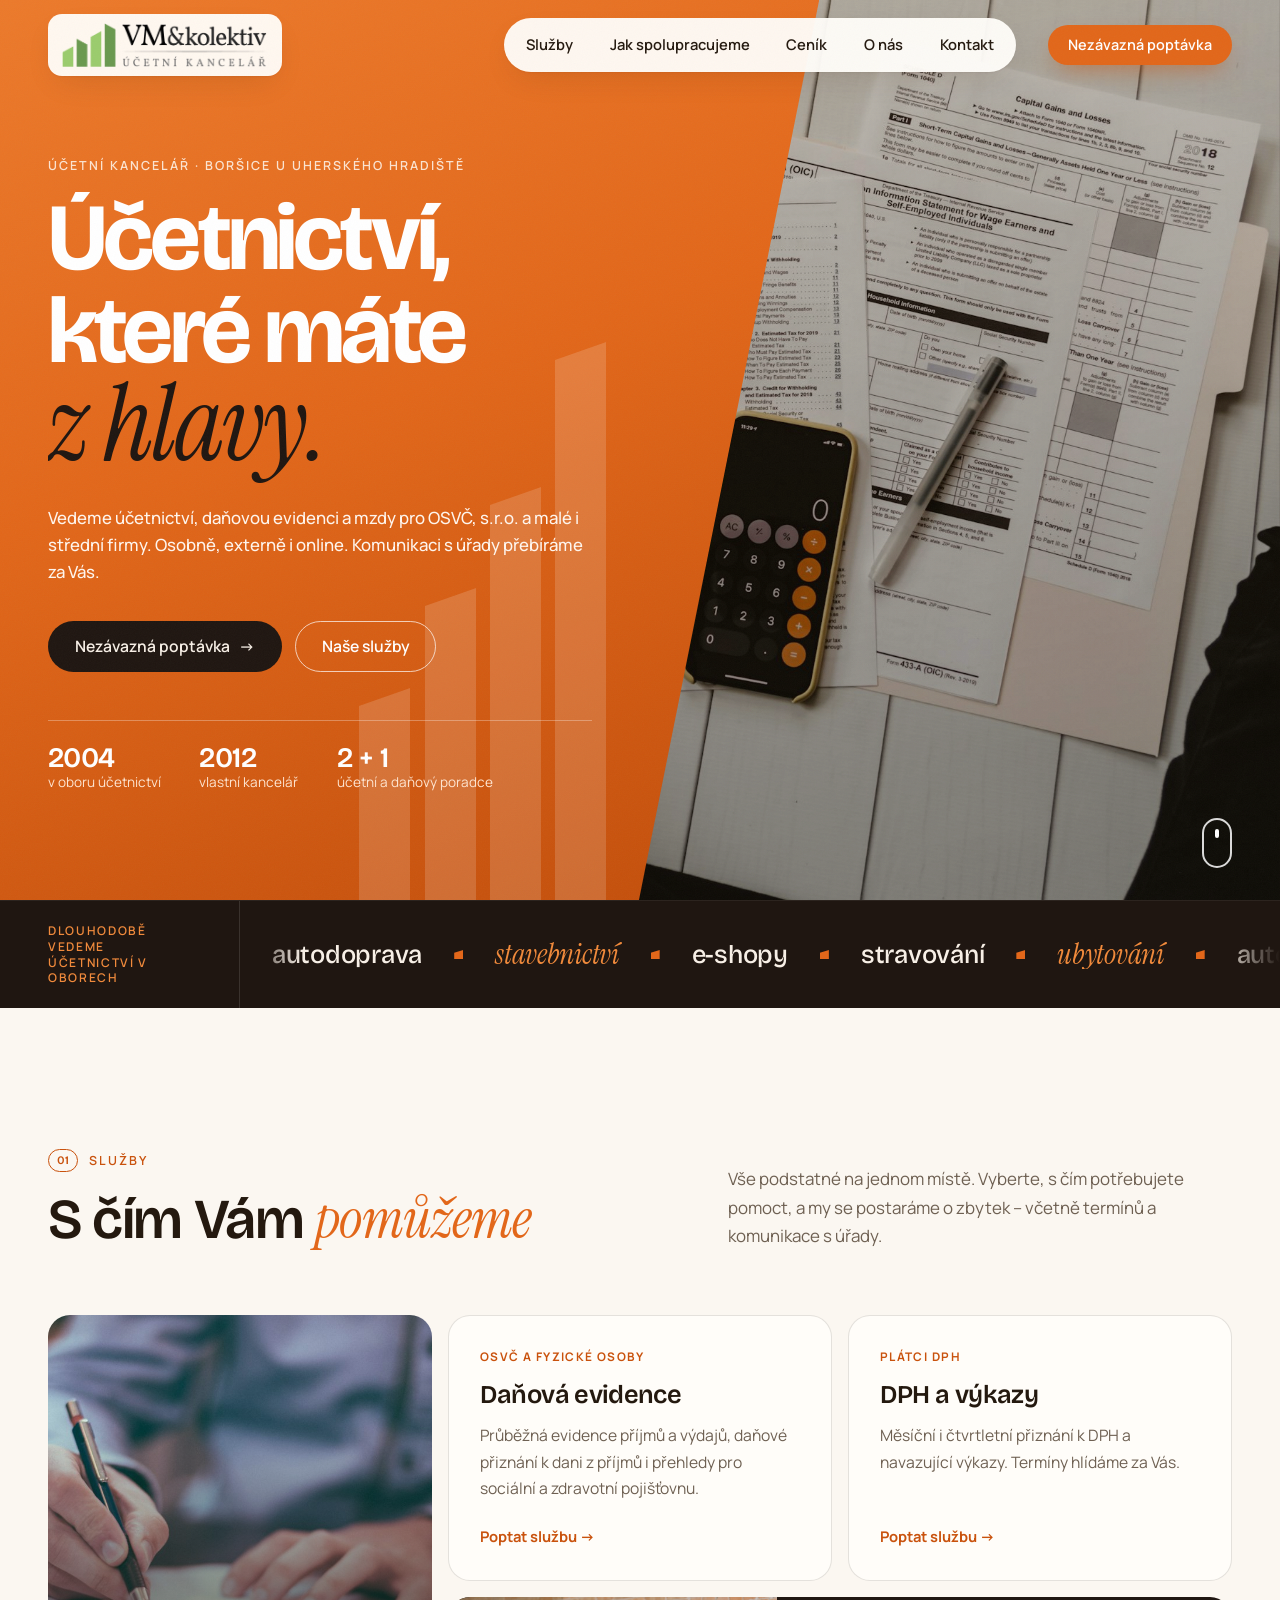
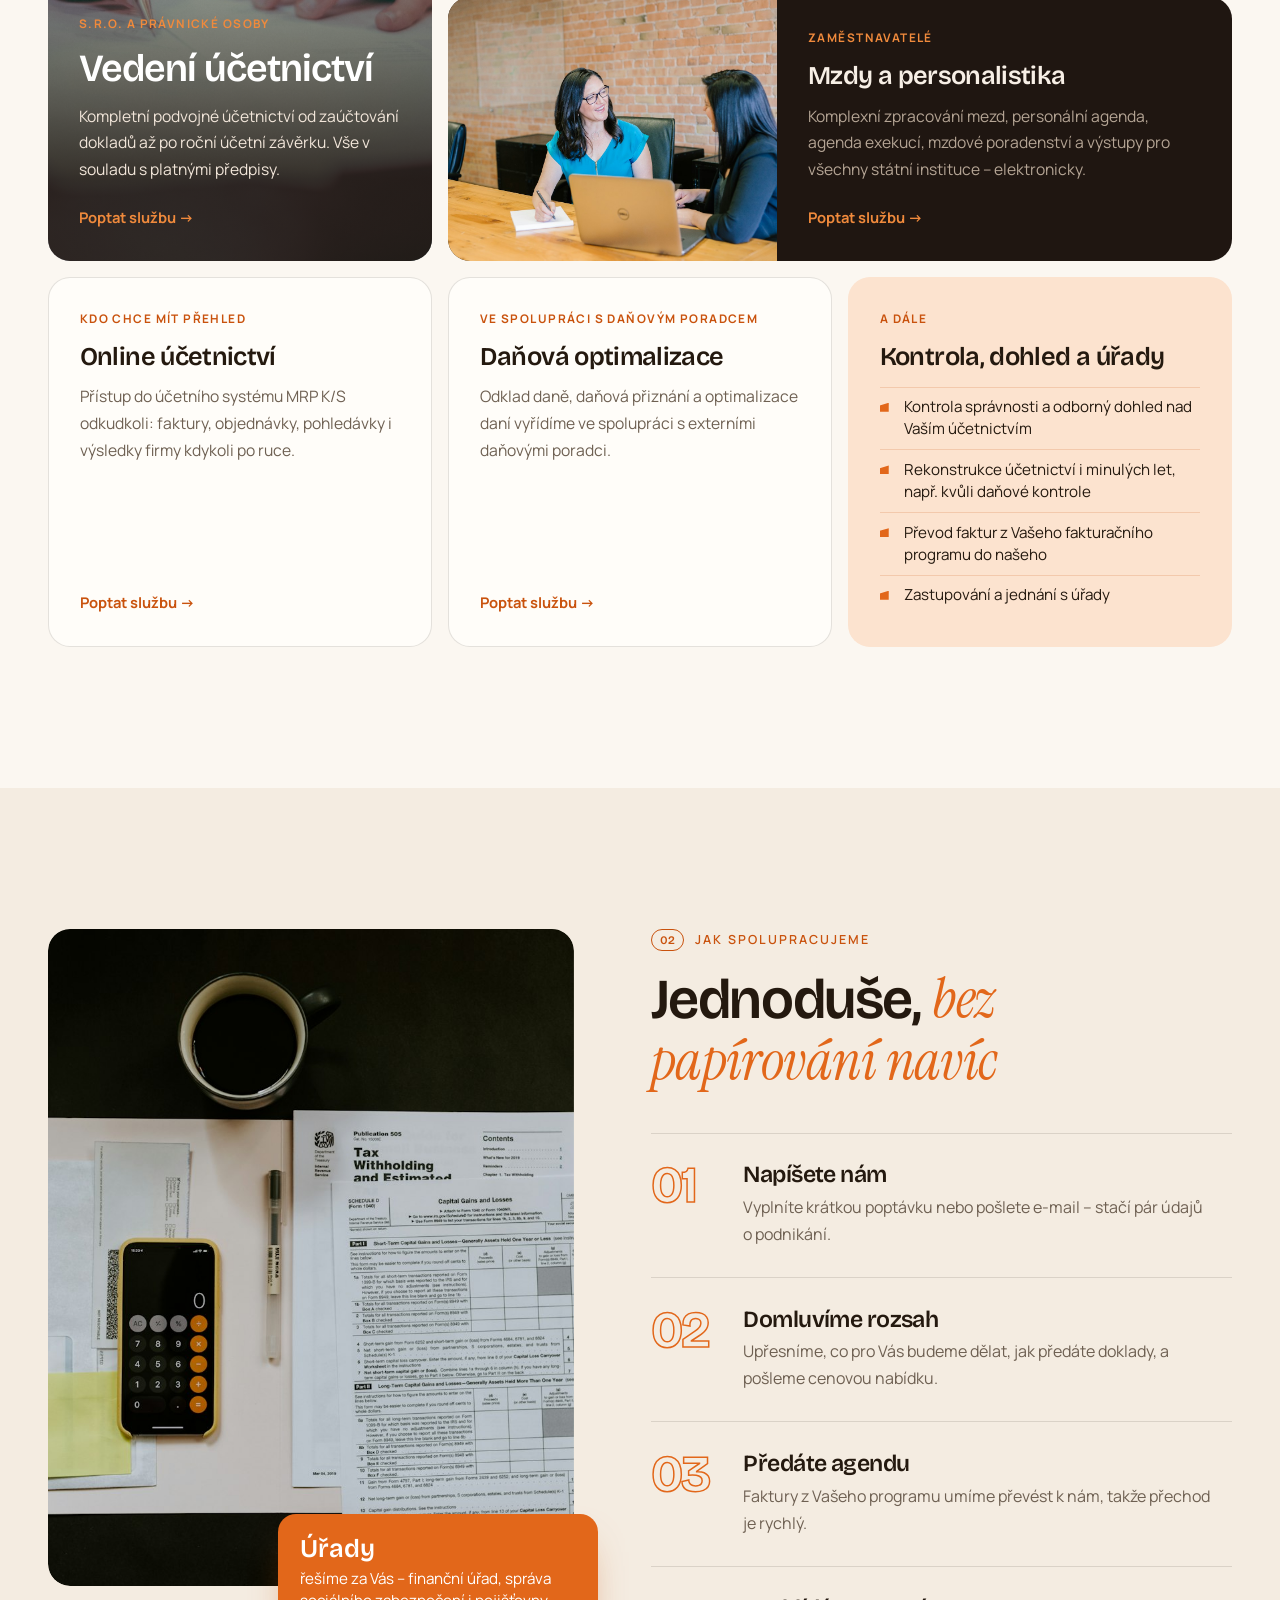
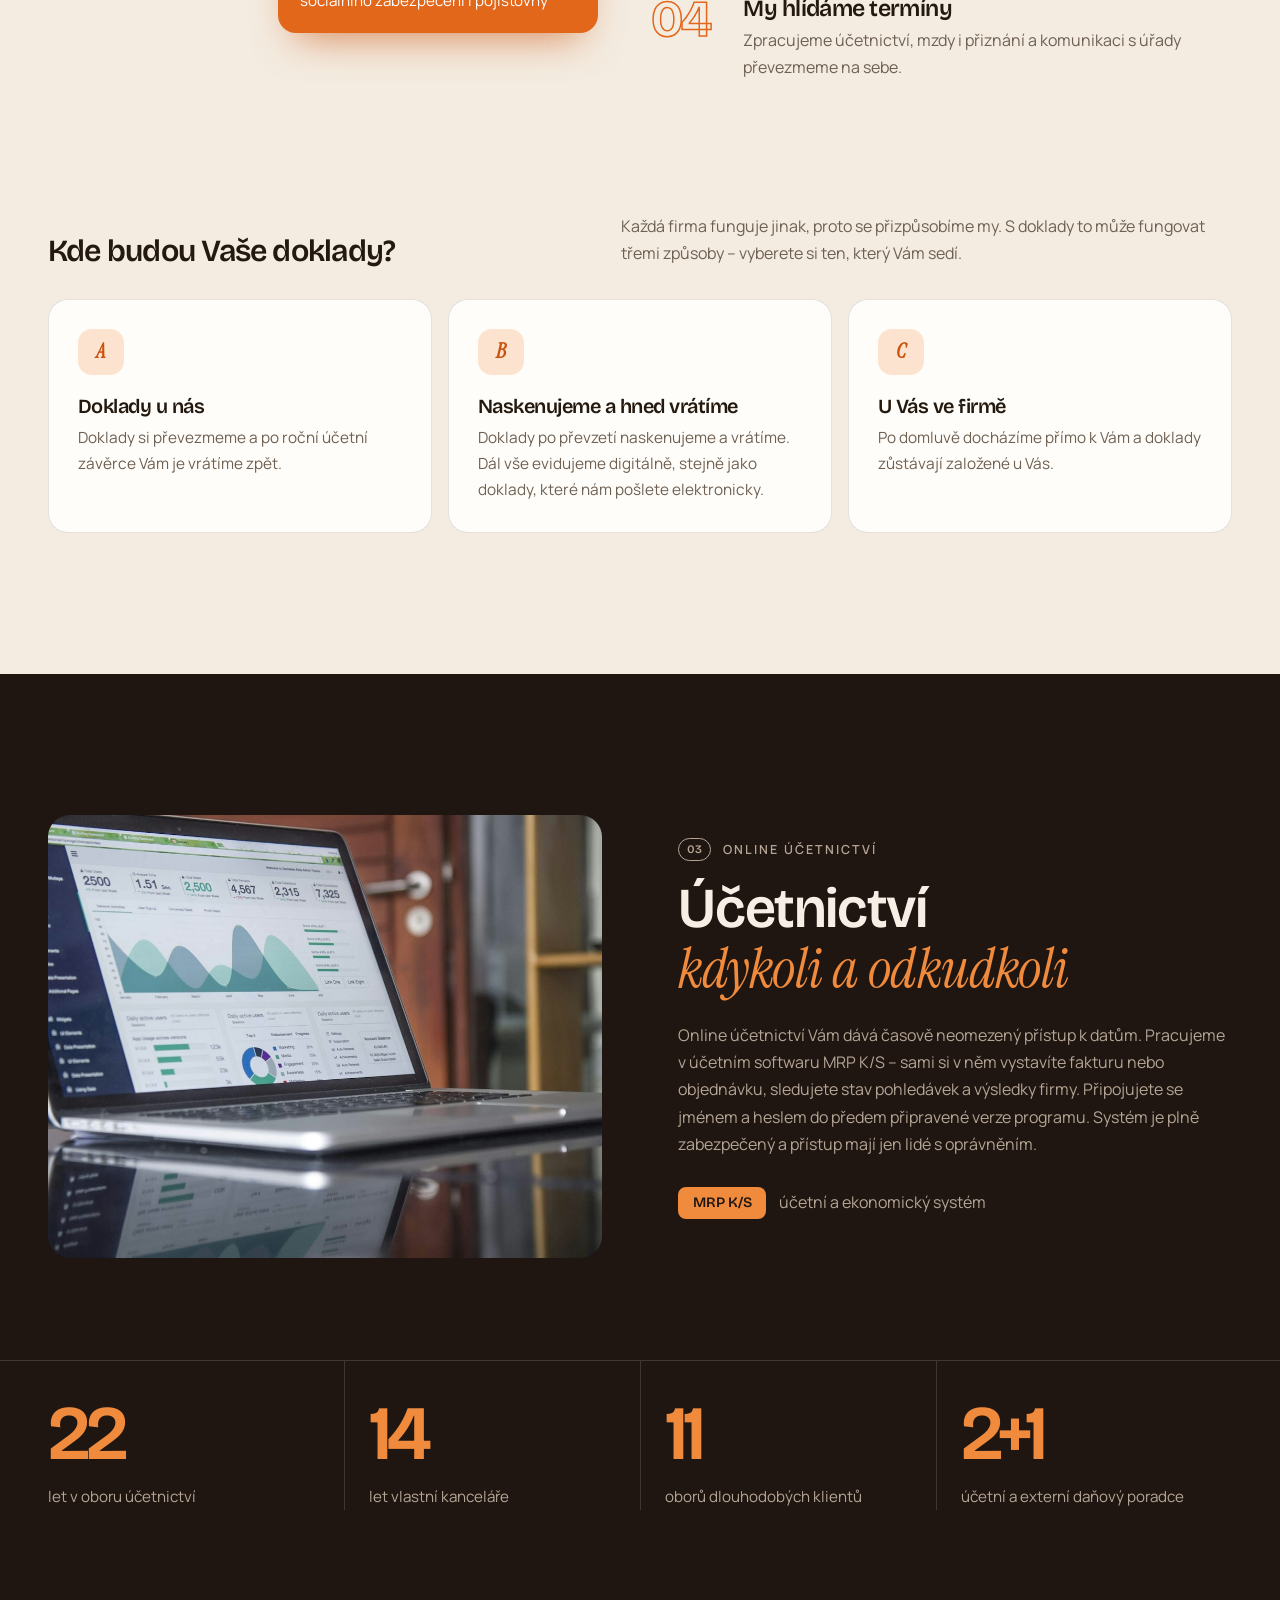
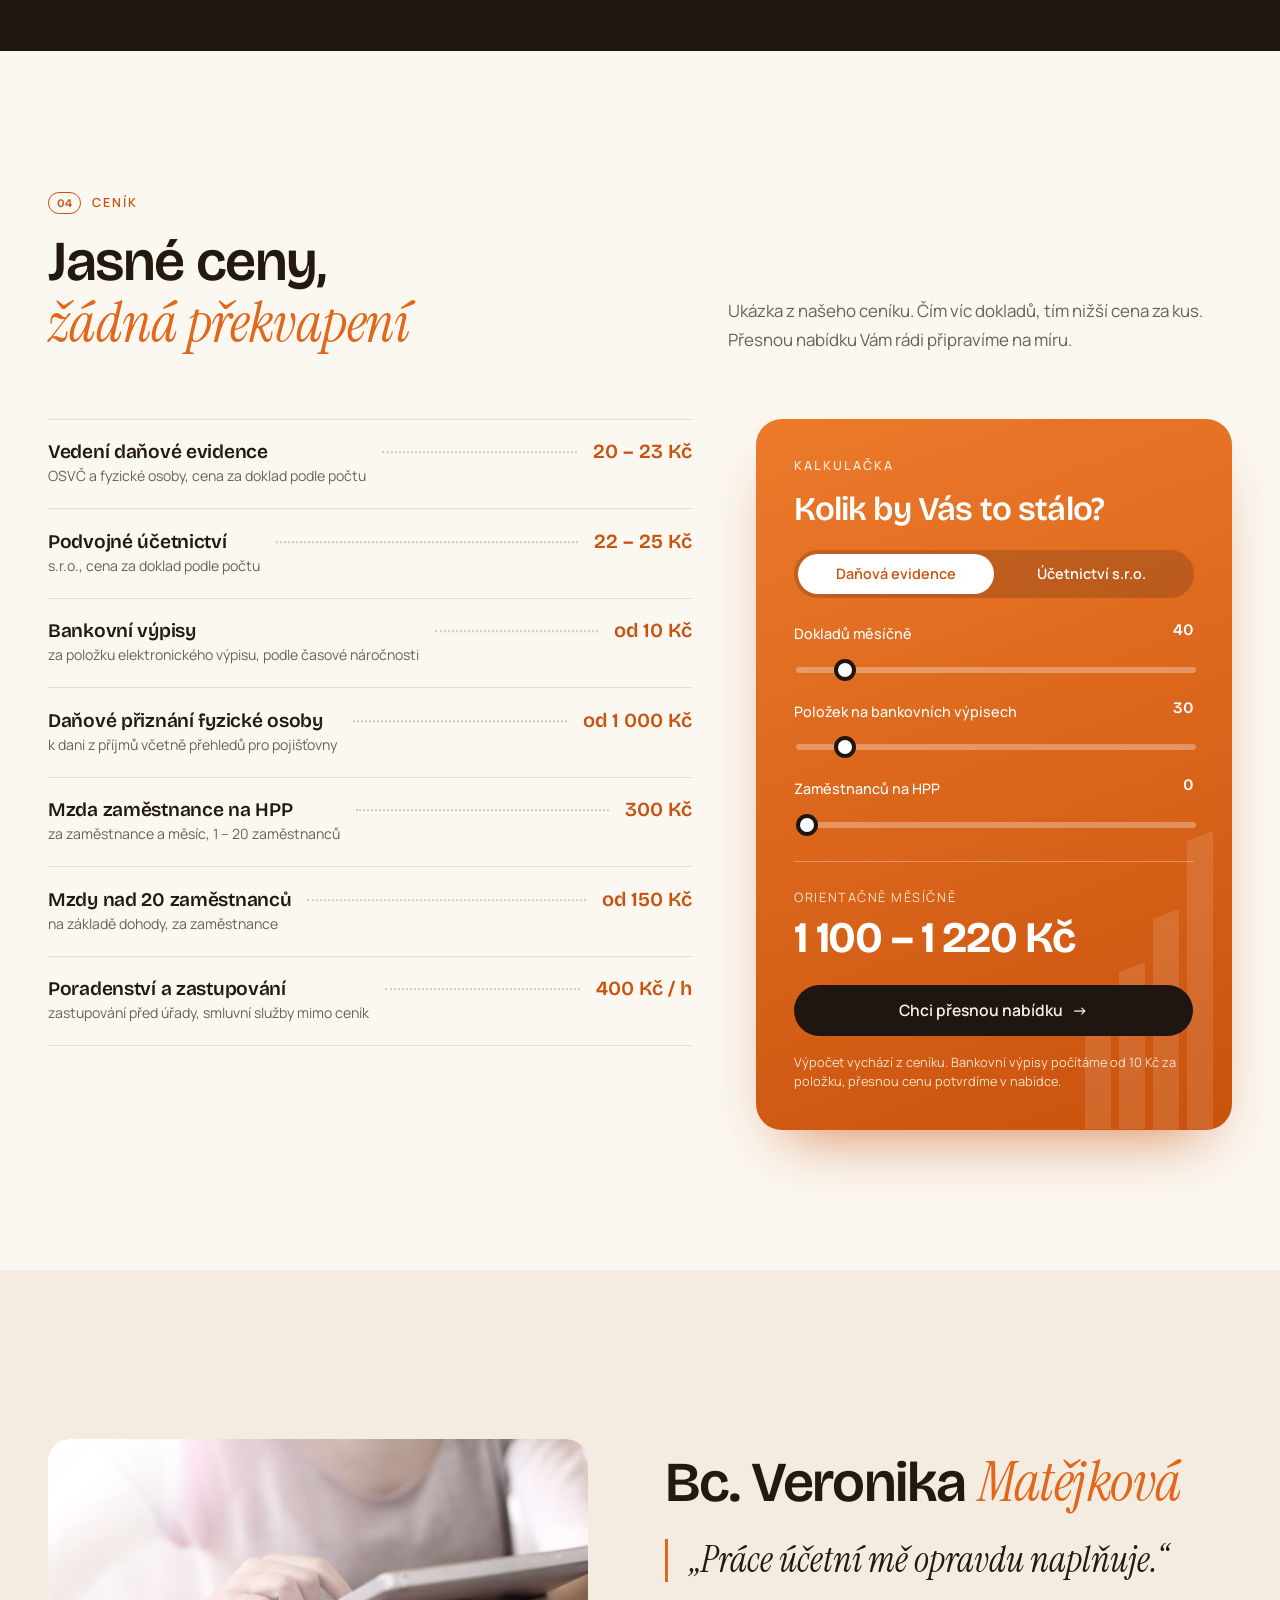
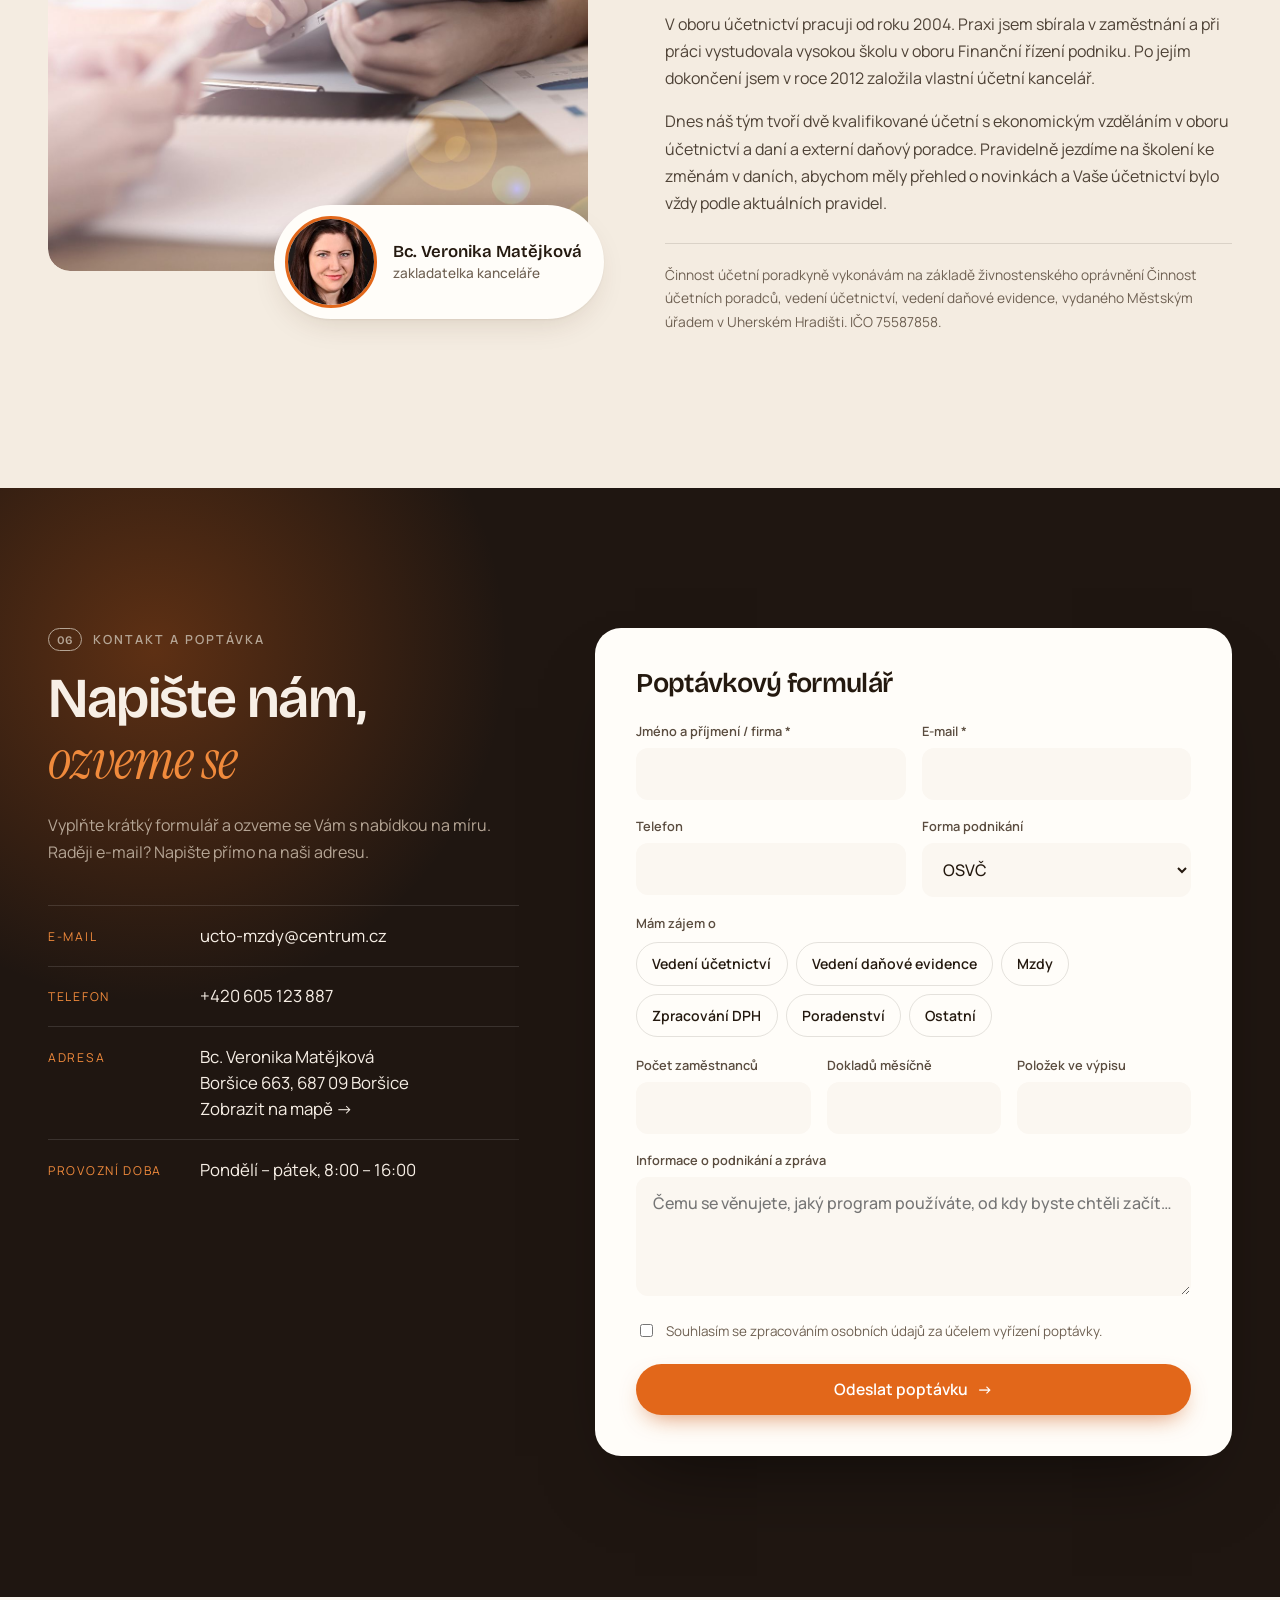
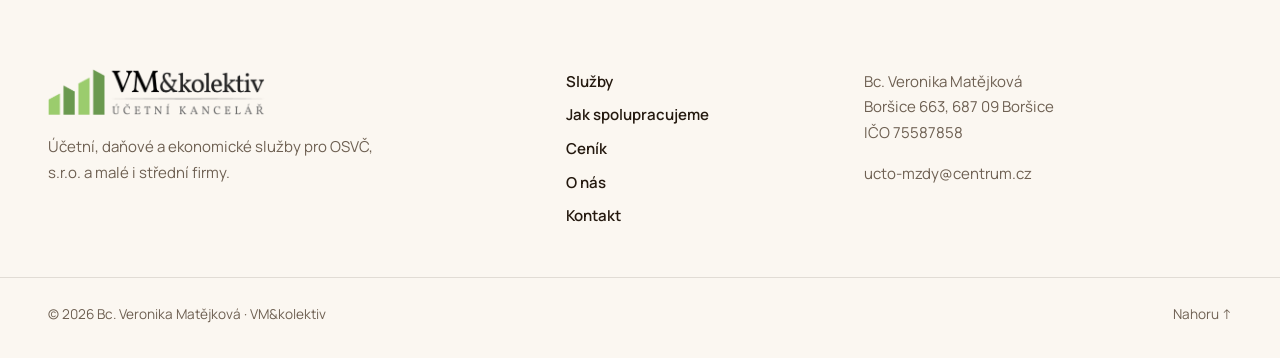
<file: index.html>
<!doctype html>
<html lang="cs">
<head>
<meta charset="utf-8">
<meta name="viewport" content="width=device-width, initial-scale=1">
<title>Účetní kancelář Boršice – účetnictví, daňová evidence a mzdy | VM&amp;kolektiv</title>
<meta name="description" content="Účetní kancelář Bc. Veroniky Matějkové v Boršicích u Uherského Hradiště. Vedení účetnictví a daňové evidence, DPH, mzdy a personalistika, online účetnictví pro OSVČ, s.r.o. a malé i střední firmy.">
<meta name="robots" content="noindex, nofollow">
<meta name="theme-color" content="#E2671A">
<meta property="og:title" content="Účetní kancelář Boršice – účetnictví, daňová evidence a mzdy | VM&amp;kolektiv">
<meta property="og:description" content="Účetní kancelář Bc. Veroniky Matějkové v Boršicích u Uherského Hradiště. Vedení účetnictví a daňové evidence, DPH, mzdy a personalistika, online účetnictví pro OSVČ, s.r.o. a malé i střední firmy.">
<meta property="og:image" content="foto/hero.jpg">
<link rel="icon" type="image/png" href="assets/favicon.png?v=f65ea016">
<link rel="preconnect" href="https://fonts.googleapis.com">
<link rel="preconnect" href="https://fonts.gstatic.com" crossorigin>
<link href="https://fonts.googleapis.com/css2?family=Bricolage+Grotesque:opsz,wght@12..96,500;12..96,600;12..96,700&family=Instrument+Serif:ital@0;1&family=Manrope:wght@400;500;600;700&display=swap" rel="stylesheet">
<link rel="stylesheet" href="assets/style.css?v=20cd2563">
<link rel="preload" as="image" href="foto/hero.jpg">
<script type="application/ld+json">{"@context": "https://schema.org", "@type": "AccountingService", "name": "VM&kolektiv – účetní kancelář", "description": "Účetní kancelář Bc. Veroniky Matějkové v Boršicích u Uherského Hradiště. Vedení účetnictví a daňové evidence, DPH, mzdy a personalistika, online účetnictví pro OSVČ, s.r.o. a malé i střední firmy.", "email": "ucto-mzdy@centrum.cz", "telephone": "+420 605 123 887", "founder": {"@type": "Person", "name": "Bc. Veronika Matějková"}, "foundingDate": "2012", "taxID": "75587858", "image": "foto/hero.jpg", "logo": "foto/logo.png", "address": {"@type": "PostalAddress", "streetAddress": "Boršice 663", "postalCode": "687 09", "addressLocality": "Boršice", "addressRegion": "Zlínský kraj", "addressCountry": "CZ"}, "openingHoursSpecification": [{"@type": "OpeningHoursSpecification", "dayOfWeek": ["Monday", "Tuesday", "Wednesday", "Thursday", "Friday"], "opens": "08:00", "closes": "16:00"}], "areaServed": ["Uherské Hradiště", "Zlínský kraj"], "knowsAbout": ["vedení účetnictví", "daňová evidence", "DPH", "mzdy a personalistika", "online účetnictví MRP K/S"]}</script>
</head>
<body>
<div class="grain" aria-hidden="true"></div>

<header class="hdr" id="top">
  <div class="hdr__in">
    <a class="hdr__logo" href="#top" aria-label="VM&amp;kolektiv – účetní kancelář – úvod"><img src="foto/logo-h.png" alt="VM&amp;kolektiv – účetní kancelář" width="900" height="191"></a>
    <nav class="hdr__nav" aria-label="Hlavní menu">
<a href="#sluzby">Služby</a><a href="#spoluprace">Jak spolupracujeme</a><a href="#cenik">Ceník</a><a href="#o-nas">O nás</a><a href="#kontakt">Kontakt</a>    </nav>
    <a class="btn btn--sm btn--accent hdr__cta" href="#kontakt">Nezávazná poptávka</a>
    <button class="hdr__burger" aria-label="Otevřít menu" aria-expanded="false"><span></span><span></span></button>
  </div>
  <div class="mnav" aria-hidden="true">
<a href="#sluzby">Služby</a><a href="#spoluprace">Jak spolupracujeme</a><a href="#cenik">Ceník</a><a href="#o-nas">O nás</a><a href="#kontakt">Kontakt</a>    <a class="btn btn--accent" href="#kontakt">Nezávazná poptávka</a>
  </div>
</header>

<main>
<!-- HERO -->
<section class="hero">
  <div class="hero__photo"><img src="foto/hero.jpg" alt="Účetní doklady, kalkulačka a daňové formuláře na stole" width="2200" height="1262" fetchpriority="high"></div>
  <div class="hero__panel">
    <div class="hero__bars" aria-hidden="true"><i></i><i></i><i></i><i></i></div>
    <div class="hero__content">
      <p class="eyebrow eyebrow--light">Účetní kancelář · Boršice u Uherského Hradiště</p>
      <h1 class="hero__h1">
        <span class="ln"><span class="w">Účetnictví,</span></span>
        <span class="ln"><span class="w">které máte</span></span>
        <span class="ln"><em class="w">z hlavy.</em></span>
      </h1>
      <p class="hero__text">Vedeme účetnictví, daňovou evidenci a mzdy pro OSVČ, s.r.o. a malé i střední firmy. Osobně, externě i online. Komunikaci s úřady přebíráme za Vás.</p>
      <div class="hero__cta">
        <a class="btn btn--dark mag" href="#kontakt">Nezávazná poptávka <span class="arr">→</span></a>
        <a class="btn btn--ghost" href="#sluzby">Naše služby</a>
      </div>
      <ul class="hero__facts">
<li><b>2004</b><span>v oboru účetnictví</span></li><li><b>2012</b><span>vlastní kancelář</span></li><li><b>2 + 1</b><span>účetní a daňový poradce</span></li>      </ul>
    </div>
  </div>
  <a class="hero__scroll" href="#sluzby" aria-label="Posunout na služby"><span></span></a>
</section>

<!-- MARQUEE -->
<div class="marq" aria-label="Obory našich klientů">
  <div class="marq__lab">Dlouhodobě vedeme účetnictví v oborech</div>
  <div class="marq__track"><div class="marq__row">
<span>autodoprava</span><i aria-hidden="true"></i><span>stavebnictví</span><i aria-hidden="true"></i><span>e-shopy</span><i aria-hidden="true"></i><span>stravování</span><i aria-hidden="true"></i><span>ubytování</span><i aria-hidden="true"></i><span>autoservisy</span><i aria-hidden="true"></i><span>výroba nábytku</span><i aria-hidden="true"></i><span>architektonické služby</span><i aria-hidden="true"></i><span>fotografické služby</span><i aria-hidden="true"></i><span>obchodní služby</span><i aria-hidden="true"></i><span>přímý prodej zboží</span><i aria-hidden="true"></i><span>autodoprava</span><i aria-hidden="true"></i><span>stavebnictví</span><i aria-hidden="true"></i><span>e-shopy</span><i aria-hidden="true"></i><span>stravování</span><i aria-hidden="true"></i><span>ubytování</span><i aria-hidden="true"></i><span>autoservisy</span><i aria-hidden="true"></i><span>výroba nábytku</span><i aria-hidden="true"></i><span>architektonické služby</span><i aria-hidden="true"></i><span>fotografické služby</span><i aria-hidden="true"></i><span>obchodní služby</span><i aria-hidden="true"></i><span>přímý prodej zboží</span><i aria-hidden="true"></i>  </div></div>
</div>

<!-- SLUŽBY -->
<section class="sec sluzby" id="sluzby">
  <div class="wrap">
    <div class="shead rv">
      <div>
        <p class="eyebrow"><span class="num">01</span> Služby</p>
        <h2 class="h2">S čím Vám <em>pomůžeme</em></h2>
      </div>
      <p class="shead__p">Vše podstatné na jednom místě. Vyberte, s čím potřebujete pomoct, a my se postaráme o zbytek – včetně termínů a komunikace s úřady.</p>
    </div>
    <div class="bento">
      <article class="card rv card--ucetnictvi card--big" style="--d:0ms">
<div class="card__img"><img src="foto/podpis.jpg" alt="Vedení účetnictví" loading="lazy" width="1400" height="933"></div>        <div class="card__body">
          <p class="card__pro">s.r.o. a právnické osoby</p>
          <h3 class="card__h">Vedení účetnictví</h3>
          <p class="card__t">Kompletní podvojné účetnictví od zaúčtování dokladů až po roční účetní závěrku. Vše v souladu s platnými předpisy.</p>
          <a class="card__a ul" href="#kontakt" data-sluzba="Vedení účetnictví">Poptat službu <span class="arr">→</span></a>
        </div>
      </article>
      <article class="card rv card--evidence" style="--d:70ms">
        <div class="card__body">
          <p class="card__pro">OSVČ a fyzické osoby</p>
          <h3 class="card__h">Daňová evidence</h3>
          <p class="card__t">Průběžná evidence příjmů a výdajů, daňové přiznání k dani z příjmů i přehledy pro sociální a zdravotní pojišťovnu.</p>
          <a class="card__a ul" href="#kontakt" data-sluzba="Daňová evidence">Poptat službu <span class="arr">→</span></a>
        </div>
      </article>
      <article class="card rv card--dph" style="--d:140ms">
        <div class="card__body">
          <p class="card__pro">plátci DPH</p>
          <h3 class="card__h">DPH a výkazy</h3>
          <p class="card__t">Měsíční i čtvrtletní přiznání k DPH a navazující výkazy. Termíny hlídáme za Vás.</p>
          <a class="card__a ul" href="#kontakt" data-sluzba="DPH a výkazy">Poptat službu <span class="arr">→</span></a>
        </div>
      </article>
      <article class="card rv card--mzdy card--dark" style="--d:210ms">
<div class="card__img"><img src="foto/konzultace.jpg" alt="Mzdy a personalistika" loading="lazy" width="1400" height="933"></div>        <div class="card__body">
          <p class="card__pro">zaměstnavatelé</p>
          <h3 class="card__h">Mzdy a personalistika</h3>
          <p class="card__t">Komplexní zpracování mezd, personální agenda, agenda exekucí, mzdové poradenství a výstupy pro všechny státní instituce – elektronicky.</p>
          <a class="card__a ul" href="#kontakt" data-sluzba="Mzdy a personalistika">Poptat službu <span class="arr">→</span></a>
        </div>
      </article>
      <article class="card rv card--online" style="--d:280ms">
        <div class="card__body">
          <p class="card__pro">kdo chce mít přehled</p>
          <h3 class="card__h">Online účetnictví</h3>
          <p class="card__t">Přístup do účetního systému MRP K/S odkudkoli: faktury, objednávky, pohledávky i výsledky firmy kdykoli po ruce.</p>
          <a class="card__a ul" href="#kontakt" data-sluzba="Online účetnictví">Poptat službu <span class="arr">→</span></a>
        </div>
      </article>
      <article class="card rv card--dane" style="--d:350ms">
        <div class="card__body">
          <p class="card__pro">ve spolupráci s daňovým poradcem</p>
          <h3 class="card__h">Daňová optimalizace</h3>
          <p class="card__t">Odklad daně, daňová přiznání a optimalizace daní vyřídíme ve spolupráci s externími daňovými poradci.</p>
          <a class="card__a ul" href="#kontakt" data-sluzba="Daňová optimalizace">Poptat službu <span class="arr">→</span></a>
        </div>
      </article>
      <aside class="card card--navic rv" style="--d:420ms">
        <p class="card__pro">a dále</p>
        <h3 class="card__h">Kontrola, dohled a&nbsp;úřady</h3>
        <ul class="navic">
<li>Kontrola správnosti a odborný dohled nad Vaším účetnictvím</li><li>Rekonstrukce účetnictví i minulých let, např. kvůli daňové kontrole</li><li>Převod faktur z Vašeho fakturačního programu do našeho</li><li>Zastupování a jednání s úřady</li>        </ul>
      </aside>
    </div>
  </div>
</section>

<!-- SPOLUPRÁCE -->
<section class="sec spol" id="spoluprace">
  <div class="wrap spol__grid">
    <div class="spol__media">
      <div class="spol__sticky">
        <div class="cliprv rv"><img src="foto/dane.jpg" alt="Daňové formuláře, kalkulačka a káva na stole" loading="lazy" width="1400" height="984"></div>
        <div class="spol__badge rv" style="--d:200ms"><b>Úřady</b> řešíme za Vás – finanční úřad, správa sociálního zabezpečení i pojišťovny</div>
      </div>
    </div>
    <div class="spol__text">
      <p class="eyebrow rv"><span class="num">02</span> Jak spolupracujeme</p>
      <h2 class="h2 rv">Jednoduše, <em>bez papírování navíc</em></h2>
      <ol class="kroky">
        <li class="krok rv"><span class="krok__n">01</span><div><h3>Napíšete nám</h3><p>Vyplníte krátkou poptávku nebo pošlete e-mail – stačí pár údajů o podnikání.</p></div></li>
        <li class="krok rv"><span class="krok__n">02</span><div><h3>Domluvíme rozsah</h3><p>Upřesníme, co pro Vás budeme dělat, jak předáte doklady, a pošleme cenovou nabídku.</p></div></li>
        <li class="krok rv"><span class="krok__n">03</span><div><h3>Předáte agendu</h3><p>Faktury z Vašeho programu umíme převést k nám, takže přechod je rychlý.</p></div></li>
        <li class="krok rv"><span class="krok__n">04</span><div><h3>My hlídáme termíny</h3><p>Zpracujeme účetnictví, mzdy i přiznání a komunikaci s úřady převezmeme na sebe.</p></div></li>
      </ol>
    </div>
  </div>
  <div class="wrap doklady">
    <div class="doklady__head rv">
      <h3 class="h3">Kde budou Vaše doklady?</h3>
      <p>Každá firma funguje jinak, proto se přizpůsobíme my. S doklady to může fungovat třemi způsoby – vyberete si ten, který Vám sedí.</p>
    </div>
    <div class="doklady__grid">
      <div class="dok rv" style="--d:0ms">
        <span class="dok__ico" aria-hidden="true">A</span>
        <h4>Doklady u nás</h4>
        <p>Doklady si převezmeme a po roční účetní závěrce Vám je vrátíme zpět.</p>
      </div>
      <div class="dok rv" style="--d:90ms">
        <span class="dok__ico" aria-hidden="true">B</span>
        <h4>Naskenujeme a hned vrátíme</h4>
        <p>Doklady po převzetí naskenujeme a vrátíme. Dál vše evidujeme digitálně, stejně jako doklady, které nám pošlete elektronicky.</p>
      </div>
      <div class="dok rv" style="--d:180ms">
        <span class="dok__ico" aria-hidden="true">C</span>
        <h4>U Vás ve firmě</h4>
        <p>Po domluvě docházíme přímo k Vám a doklady zůstávají založené u Vás.</p>
      </div>
    </div>
  </div>
</section>

<!-- ONLINE + ČÍSLA (dark) -->
<section class="sec dark" id="online">
  <div class="wrap online">
    <div class="online__img rv px"><img src="foto/online.jpg" alt="Notebook s přehledem výsledků firmy" loading="lazy" width="1400" height="997"></div>
    <div class="online__text">
      <p class="eyebrow eyebrow--light rv"><span class="num">03</span> Online účetnictví</p>
      <h2 class="h2 rv">Účetnictví <em>kdykoli a odkudkoli</em></h2>
      <p class="rv">Online účetnictví Vám dává časově neomezený přístup k datům. Pracujeme v účetním softwaru MRP K/S – sami si v něm vystavíte fakturu nebo objednávku, sledujete stav pohledávek a výsledky firmy. Připojujete se jménem a heslem do předem připravené verze programu. Systém je plně zabezpečený a přístup mají jen lidé s oprávněním.</p>
      <p class="online__sw rv"><span>MRP K/S</span> účetní a ekonomický systém</p>
    </div>
  </div>
  <div class="wrap stats">
    <div class="stat rv"><b class="cnt" data-to="22">0</b><span>let v oboru účetnictví</span></div>
    <div class="stat rv" style="--d:80ms"><b class="cnt" data-to="14">0</b><span>let vlastní kanceláře</span></div>
    <div class="stat rv" style="--d:160ms"><b class="cnt" data-to="11">0</b><span>oborů dlouhodobých klientů</span></div>
    <div class="stat rv" style="--d:240ms"><b><span class="cnt" data-to="2">0</span>+1</b><span>účetní a externí daňový poradce</span></div>
  </div>
</section>

<!-- CENÍK -->
<section class="sec cenik" id="cenik">
  <div class="wrap">
    <div class="shead rv">
      <div>
        <p class="eyebrow"><span class="num">04</span> Ceník</p>
        <h2 class="h2">Jasné ceny, <em>žádná překvapení</em></h2>
      </div>
      <p class="shead__p">Ukázka z našeho ceníku. Čím víc dokladů, tím nižší cena za kus. Přesnou nabídku Vám rádi připravíme na míru.</p>
    </div>
    <div class="cenik__grid">
      <ul class="plist">
        <li class="prow rv" style="--d:0ms"><div><h3>Vedení daňové evidence</h3><p>OSVČ a fyzické osoby, cena za doklad podle počtu</p></div><span class="prow__dots" aria-hidden="true"></span><b>20 – 23 Kč</b></li>
        <li class="prow rv" style="--d:50ms"><div><h3>Podvojné účetnictví</h3><p>s.r.o., cena za doklad podle počtu</p></div><span class="prow__dots" aria-hidden="true"></span><b>22 – 25 Kč</b></li>
        <li class="prow rv" style="--d:100ms"><div><h3>Bankovní výpisy</h3><p>za položku elektronického výpisu, podle časové náročnosti</p></div><span class="prow__dots" aria-hidden="true"></span><b>od 10 Kč</b></li>
        <li class="prow rv" style="--d:150ms"><div><h3>Daňové přiznání fyzické osoby</h3><p>k dani z příjmů včetně přehledů pro pojišťovny</p></div><span class="prow__dots" aria-hidden="true"></span><b>od 1 000 Kč</b></li>
        <li class="prow rv" style="--d:200ms"><div><h3>Mzda zaměstnance na HPP</h3><p>za zaměstnance a měsíc, 1 – 20 zaměstnanců</p></div><span class="prow__dots" aria-hidden="true"></span><b>300 Kč</b></li>
        <li class="prow rv" style="--d:250ms"><div><h3>Mzdy nad 20 zaměstnanců</h3><p>na základě dohody, za zaměstnance</p></div><span class="prow__dots" aria-hidden="true"></span><b>od 150 Kč</b></li>
        <li class="prow rv" style="--d:300ms"><div><h3>Poradenství a zastupování</h3><p>zastupování před úřady, smluvní služby mimo ceník</p></div><span class="prow__dots" aria-hidden="true"></span><b>400 Kč / h</b></li>
      </ul>
      <div class="calc rv" id="kalkulacka">
        <div class="calc__bars" aria-hidden="true"><i></i><i></i><i></i><i></i></div>
        <p class="eyebrow eyebrow--light">Kalkulačka</p>
        <h3 class="calc__h">Kolik by Vás to stálo?</h3>
        <div class="seg" role="radiogroup" aria-label="Typ agendy">
          <button type="button" class="on" data-min="20" data-max="23" data-typ="Vedení daňové evidence" role="radio" aria-checked="true">Daňová evidence</button>
          <button type="button" data-min="22" data-max="25" data-typ="Vedení účetnictví" role="radio" aria-checked="false">Účetnictví s.r.o.</button>
        </div>
        <label class="rng"><span>Dokladů měsíčně <output id="o-dok">40</output></span><input type="range" id="r-dok" min="0" max="400" step="5" value="40"></label>
        <label class="rng"><span>Položek na bankovních výpisech <output id="o-bank">30</output></span><input type="range" id="r-bank" min="0" max="300" step="5" value="30"></label>
        <label class="rng"><span>Zaměstnanců na HPP <output id="o-zam">0</output></span><input type="range" id="r-zam" min="0" max="20" step="1" value="0"></label>
        <div class="calc__out">
          <span>orientačně měsíčně</span>
          <b id="calc-cena">1 100 – 1 220 Kč</b>
        </div>
        <a class="btn btn--dark mag" href="#kontakt" id="calc-go">Chci přesnou nabídku <span class="arr">→</span></a>
        <p class="calc__pozn">Výpočet vychází z ceníku. Bankovní výpisy počítáme od 10 Kč za položku, přesnou cenu potvrdíme v nabídce.</p>
      </div>
    </div>
  </div>
</section>

<!-- O NÁS -->
<section class="sec onas" id="o-nas">
  <div class="wrap onas__grid">
    <div class="onas__media">
      <div class="cliprv rv"><img src="foto/tablet-web.jpg" alt="Práce s tabletem a podklady v účetní kanceláři" loading="lazy" width="1400" height="933"></div>
      <figure class="onas__portret rv" style="--d:250ms"><img src="foto/portret.jpg" alt="Bc. Veronika Matějková" width="137" height="200"><figcaption>Bc. Veronika Matějková<br><span>zakladatelka kanceláře</span></figcaption></figure>
    </div>
    <div class="onas__text">
      <p class="eyebrow rv"><span class="num">05</span> Představím se Vám</p>
      <h2 class="h2 rv">Bc. Veronika <em>Matějková</em></h2>
      <blockquote class="quote rv">„Práce účetní mě opravdu naplňuje.“</blockquote>
<p class="rv">V oboru účetnictví pracuji od roku 2004. Praxi jsem sbírala v zaměstnání a při práci vystudovala vysokou školu v oboru Finanční řízení podniku. Po jejím dokončení jsem v roce 2012 založila vlastní účetní kancelář.</p><p class="rv">Dnes náš tým tvoří dvě kvalifikované účetní s ekonomickým vzděláním v oboru účetnictví a daní a externí daňový poradce. Pravidelně jezdíme na školení ke změnám v daních, abychom měly přehled o novinkách a Vaše účetnictví bylo vždy podle aktuálních pravidel.</p>      <p class="onas__pravni rv">Činnost účetní poradkyně vykonávám na základě živnostenského oprávnění Činnost účetních poradců, vedení účetnictví, vedení daňové evidence, vydaného Městským úřadem v Uherském Hradišti. IČO 75587858.</p>
    </div>
  </div>
</section>

<!-- KONTAKT -->
<section class="sec kontakt" id="kontakt">
  <div class="wrap kontakt__grid">
    <div class="kontakt__info">
      <p class="eyebrow eyebrow--light rv"><span class="num">06</span> Kontakt a poptávka</p>
      <h2 class="h2 rv">Napište nám, <em>ozveme se</em></h2>
      <p class="rv">Vyplňte krátký formulář a ozveme se Vám s nabídkou na míru. Raději e-mail? Napište přímo na naši adresu.</p>
      <dl class="kinfo rv">
        <div><dt>E-mail</dt><dd><a class="ul" href="mailto:ucto-mzdy@centrum.cz">ucto-mzdy@centrum.cz</a></dd></div>
        <div><dt>Telefon</dt><dd><a class="ul" href="tel:+420605123887">+420 605 123 887</a></dd></div>
        <div><dt>Adresa</dt><dd>Bc. Veronika Matějková<br>Boršice 663, 687 09 Boršice<br><a class="ul" href="https://mapy.cz/zakladni?q=Bor%C5%A1ice%20663%2C%20687%2009%20Bor%C5%A1ice" target="_blank" rel="noopener">Zobrazit na mapě →</a></dd></div>
        <div><dt>Provozní doba</dt><dd>Pondělí – pátek, 8:00 – 16:00</dd></div>
      </dl>
    </div>
    <form class="form rv" id="poptavka" novalidate>
      <h3>Poptávkový formulář</h3>
      <div class="f2">
        <label class="fld"><span>Jméno a příjmení / firma *</span><input name="jmeno" required autocomplete="name"></label>
        <label class="fld"><span>E-mail *</span><input name="email" type="email" required autocomplete="email"></label>
      </div>
      <div class="f2">
        <label class="fld"><span>Telefon</span><input name="telefon" type="tel" autocomplete="tel"></label>
        <label class="fld"><span>Forma podnikání</span>
          <select name="forma"><option>OSVČ</option><option>s.r.o.</option><option>jiná právnická osoba</option><option>zatím nevím</option></select></label>
      </div>
      <fieldset class="chips"><legend>Mám zájem o</legend>
        <label><input type="checkbox" name="zajem" value="Vedení účetnictví"><span>Vedení účetnictví</span></label>
        <label><input type="checkbox" name="zajem" value="Vedení daňové evidence"><span>Vedení daňové evidence</span></label>
        <label><input type="checkbox" name="zajem" value="Mzdy"><span>Mzdy</span></label>
        <label><input type="checkbox" name="zajem" value="Zpracování DPH"><span>Zpracování DPH</span></label>
        <label><input type="checkbox" name="zajem" value="Poradenství"><span>Poradenství</span></label>
        <label><input type="checkbox" name="zajem" value="Ostatní"><span>Ostatní</span></label>
      </fieldset>
      <div class="f3">
        <label class="fld"><span>Počet zaměstnanců</span><input name="zamestnanci" inputmode="numeric"></label>
        <label class="fld"><span>Dokladů měsíčně</span><input name="doklady" inputmode="numeric"></label>
        <label class="fld"><span>Položek ve výpisu</span><input name="vypis" inputmode="numeric"></label>
      </div>
      <label class="fld"><span>Informace o podnikání a zpráva</span><textarea name="zprava" rows="4" placeholder="Čemu se věnujete, jaký program používáte, od kdy byste chtěli začít…"></textarea></label>
      <label class="gdpr"><input type="checkbox" required> <span>Souhlasím se zpracováním osobních údajů za účelem vyřízení poptávky.</span></label>
      <button class="btn btn--accent btn--full mag" type="submit">Odeslat poptávku <span class="arr">→</span></button>
      <p class="form__ok" hidden>Děkujeme, poptávka je odeslaná. Ozveme se Vám co nejdříve. <small>(V tomto návrhu webu se formulář zatím nikam neodesílá.)</small></p>
    </form>
  </div>
</section>
</main>

<footer class="ftr">
  <div class="wrap ftr__grid">
    <div><img src="foto/logo-h.png" alt="VM&amp;kolektiv – účetní kancelář" class="ftr__logo" width="900" height="191" loading="lazy"><p>Účetní, daňové a ekonomické služby pro OSVČ, s.r.o. a malé i střední firmy.</p></div>
    <nav aria-label="Patička"><a href="#sluzby">Služby</a><a href="#spoluprace">Jak spolupracujeme</a><a href="#cenik">Ceník</a><a href="#o-nas">O nás</a><a href="#kontakt">Kontakt</a></nav>
    <div class="ftr__k"><p>Bc. Veronika Matějková<br>Boršice 663, 687 09 Boršice<br>IČO 75587858</p><p><a class="ul" href="mailto:ucto-mzdy@centrum.cz">ucto-mzdy@centrum.cz</a></p></div>
  </div>
  <div class="wrap ftr__bot"><span>© 2026 Bc. Veronika Matějková · VM&amp;kolektiv</span><a href="#top" class="ul">Nahoru ↑</a></div>
</footer>

<script src="assets/main.js?v=cd6eb065" defer></script>
</body>
</html>
</file>
<file: assets/style.css>
/* VM&kolektiv – účetní kancelář | návrh webu */
:root{
  --bg:#FBF7F1; --bg-alt:#F4ECE1; --paper:#FFFDF9;
  --text:#24190F; --muted:#6E6052; --line:rgba(36,25,15,.12);
  --or:#E2671A; --or-2:#C9520D; --or-3:#F08A3C; --or-soft:#FCE3CF;
  --dark:#1F1611; --dark-2:#2A1F18; --dark-text:#F7EFE6; --dark-muted:#B5A595;
  --fd:'Bricolage Grotesque',system-ui,sans-serif;
  --fs:'Instrument Serif',Georgia,serif;
  --fb:'Manrope',system-ui,sans-serif;
  --h1:clamp(3.4rem,7.4vw,7.6rem);
  --h2:clamp(2.2rem,4.4vw,3.9rem);
  --ease:cubic-bezier(.22,1,.36,1);
  --wrap:1280px; --pad:clamp(1.25rem,4vw,3rem);
  --sec:clamp(5.5rem,11vw,9.5rem);
  --sh:0 1px 2px rgba(74,38,10,.06),0 12px 32px -12px rgba(74,38,10,.18);
}
*,*::before,*::after{box-sizing:border-box}
html{scroll-behavior:smooth;-webkit-text-size-adjust:100%}
body{margin:0;background:var(--bg);color:var(--text);font:400 clamp(1rem,1.05vw,1.0625rem)/1.7 var(--fb);overflow-x:hidden;-webkit-font-smoothing:antialiased}
img{display:block;max-width:100%;height:auto}
a{color:inherit;text-decoration:none}
h1,h2,h3,h4{margin:0;font-family:var(--fd);font-weight:600;letter-spacing:-.025em;line-height:1.08;text-wrap:balance}
p{margin:0 0 1em;text-wrap:pretty}
em{font-family:var(--fs);font-style:italic;font-weight:400;letter-spacing:-.01em}
.wrap{max-width:var(--wrap);margin:0 auto;padding:0 var(--pad)}
.sec{padding:var(--sec) 0;position:relative}
:focus-visible{outline:2px solid var(--or);outline-offset:3px}

/* grain */
.grain{position:fixed;inset:0;pointer-events:none;z-index:100;opacity:.035;
  background-image:url("data:image/svg+xml,%3Csvg xmlns='http://www.w3.org/2000/svg' width='160' height='160'%3E%3Cfilter id='n'%3E%3CfeTurbulence type='fractalNoise' baseFrequency='.85' numOctaves='3' stitchTiles='stitch'/%3E%3C/filter%3E%3Crect width='100%25' height='100%25' filter='url(%23n)'/%3E%3C/svg%3E")}

/* typo helpers */
.eyebrow{font:600 .78rem/1.4 var(--fb);letter-spacing:.16em;text-transform:uppercase;color:var(--or-2);margin:0 0 1.1rem;display:flex;align-items:center;gap:.7rem}
.eyebrow--light{color:rgba(255,248,240,.85)}
.eyebrow .num{font-family:var(--fd);letter-spacing:0;padding:.15rem .5rem;border:1px solid currentColor;border-radius:99px;font-size:.72rem}
.h2{font-size:var(--h2)}
.h2 em{color:var(--or)}
.h3{font-size:clamp(1.5rem,2.4vw,2rem)}
.ul{background:linear-gradient(currentColor,currentColor) 0 100%/0 1.5px no-repeat;transition:background-size .45s var(--ease)}
.ul:hover{background-size:100% 1.5px}
.arr{display:inline-block;transition:transform .35s var(--ease)}
a:hover .arr,button:hover .arr{transform:translateX(4px)}

/* buttons */
.btn{display:inline-flex;align-items:center;justify-content:center;gap:.6rem;font:600 .98rem/1 var(--fb);padding:1.05rem 1.6rem;border-radius:999px;border:1.5px solid transparent;cursor:pointer;transition:background .3s,color .3s,border-color .3s,transform .35s var(--ease),box-shadow .3s;will-change:transform}
.btn--sm{padding:.75rem 1.2rem;font-size:.9rem}
.btn--accent{background:var(--or);color:#fff;box-shadow:0 10px 24px -10px rgba(201,82,13,.7)}
.btn--accent:hover{background:var(--or-2)}
.btn--dark{background:var(--dark);color:var(--dark-text)}
.btn--dark:hover{background:#000}
.btn--ghost{border-color:rgba(255,255,255,.7);color:#fff}
.btn--ghost:hover{background:#fff;color:var(--or-2)}
.btn--full{width:100%}

/* header */
.hdr{position:fixed;top:0;left:0;right:0;z-index:50;transition:background .35s,box-shadow .35s,transform .45s var(--ease)}
.hdr__in{max-width:1440px;margin:0 auto;padding:.9rem var(--pad);display:flex;align-items:center;gap:2rem}
.hdr__logo{flex:none;background:rgba(255,253,249,.96);padding:.55rem .9rem;border-radius:14px;box-shadow:var(--sh);transition:box-shadow .3s,padding .3s}
.hdr__logo img{height:clamp(34px,3.4vw,44px);width:auto}
.hdr__nav{margin-left:auto;display:flex;gap:.3rem;background:rgba(255,253,249,.96);padding:.35rem;border-radius:99px;box-shadow:var(--sh)}
.hdr__nav a{font-weight:600;font-size:.92rem;padding:.55rem 1rem;border-radius:99px;transition:background .25s,color .25s}
.hdr__nav a:hover{background:var(--or-soft);color:var(--or-2)}
.hdr.is-scrolled{background:rgba(251,247,241,.92);backdrop-filter:blur(12px);-webkit-backdrop-filter:blur(12px);box-shadow:0 1px 0 var(--line)}
.hdr.is-scrolled .hdr__logo,.hdr.is-scrolled .hdr__nav{box-shadow:none;background:transparent}
.hdr.is-scrolled .hdr__logo{padding-left:0}
.hdr__burger{display:none;margin-left:auto;width:48px;height:48px;border-radius:50%;border:0;background:var(--paper);box-shadow:var(--sh);cursor:pointer;position:relative}
.hdr__burger span{position:absolute;left:14px;right:14px;height:2px;background:var(--text);transition:transform .35s var(--ease)}
.hdr__burger span:first-child{top:19px}.hdr__burger span:last-child{top:27px}
.hdr.menu-open .hdr__burger span:first-child{transform:translateY(4px) rotate(45deg)}
.hdr.menu-open .hdr__burger span:last-child{transform:translateY(-4px) rotate(-45deg)}
.mnav{display:none}

/* hero */
.hero{position:relative;min-height:max(680px,100svh);display:flex;align-items:stretch;overflow:hidden;background:var(--dark)}
.hero__photo{position:absolute;inset:0 0 0 38%}
.hero__photo img{width:100%;height:100%;object-fit:cover;object-position:60% 50%;animation:heroImg 1.8s var(--ease) both}
.hero__photo::after{content:"";position:absolute;inset:0;background:linear-gradient(170deg,rgba(226,103,26,.05),rgba(31,22,17,.28))}
@keyframes heroImg{from{transform:scale(1.12)}to{transform:scale(1)}}
.hero__panel{position:relative;z-index:2;width:min(64%,980px);background:linear-gradient(160deg,#EC7A2B 0%,#E2671A 45%,#C24E0B 100%);
  clip-path:polygon(0 0,100% 0,78% 100%,0 100%);display:flex;align-items:center;padding:8.5rem 0 5.5rem;animation:panelIn 1.2s var(--ease) both}
@keyframes panelIn{from{clip-path:polygon(0 0,0 0,0 100%,0 100%)}to{clip-path:polygon(0 0,100% 0,78% 100%,0 100%)}}
.hero__content{position:relative;padding-left:max(var(--pad),calc((100vw - var(--wrap))/2 + var(--pad)));padding-right:24%;color:#fff}
.hero__h1{font-size:var(--h1);font-weight:700;line-height:.98;letter-spacing:-.04em;margin:0 0 1.8rem}
.hero__h1 .ln{display:block;overflow:hidden;padding-bottom:.08em;margin-bottom:-.08em}
.hero__h1 .w{display:inline-block;transform:translateY(105%);animation:wordUp 1s var(--ease) forwards}
.hero__h1 .ln:nth-child(1) .w{animation-delay:.45s}
.hero__h1 .ln:nth-child(2) .w{animation-delay:.55s}
.hero__h1 .ln:nth-child(3) .w{animation-delay:.65s}
.hero__h1 em{color:var(--dark);font-size:1.12em;letter-spacing:-.02em;line-height:.9}
@keyframes wordUp{to{transform:none}}
.hero__text{font-size:clamp(1.05rem,1.3vw,1.22rem);font-weight:500;line-height:1.6;max-width:34rem;color:#FFF6EE;opacity:0;animation:fadeUp .9s .85s var(--ease) forwards}
.hero__cta{display:flex;flex-wrap:wrap;gap:.8rem;margin:2.2rem 0 3rem;opacity:0;animation:fadeUp .9s 1s var(--ease) forwards}
.hero__facts{list-style:none;margin:0;padding:1.4rem 0 0;border-top:1px solid rgba(255,255,255,.3);display:flex;gap:clamp(1.2rem,3vw,2.8rem);flex-wrap:wrap;opacity:0;animation:fadeUp .9s 1.15s var(--ease) forwards}
.hero__facts li{display:flex;flex-direction:column;line-height:1.25}
.hero__facts b{font:600 clamp(1.5rem,2.2vw,2rem)/1.1 var(--fd);letter-spacing:-.02em}
.hero__facts span{font-size:.85rem;color:#FFE6D2}
@keyframes fadeUp{from{opacity:0;transform:translateY(18px)}to{opacity:1;transform:none}}
/* signature: rostoucí sloupce z loga */
.hero__bars{position:absolute;right:26%;bottom:0;display:flex;align-items:flex-end;gap:14px;height:62%;opacity:.16;pointer-events:none}
.hero__bars i,.calc__bars i{display:block;width:clamp(34px,4vw,62px);background:#fff;clip-path:polygon(0 18px,100% 0,100% 100%,0 100%);transform-origin:bottom;animation:barUp 1.4s var(--ease) both}
.hero__bars i:nth-child(1){height:38%;animation-delay:.6s}
.hero__bars i:nth-child(2){height:56%;animation-delay:.72s}
.hero__bars i:nth-child(3){height:74%;animation-delay:.84s}
.hero__bars i:nth-child(4){height:100%;animation-delay:.96s}
@keyframes barUp{from{transform:scaleY(0)}to{transform:none}}
.hero__scroll{position:absolute;z-index:3;right:var(--pad);bottom:2rem;width:30px;height:50px;border:2px solid rgba(255,255,255,.85);border-radius:20px}
.hero__scroll span{position:absolute;left:50%;top:9px;width:4px;height:9px;margin-left:-2px;border-radius:2px;background:#fff;animation:scrollDot 1.8s infinite var(--ease)}
@keyframes scrollDot{0%{opacity:0;transform:translateY(0)}30%{opacity:1}100%{opacity:0;transform:translateY(16px)}}

/* marquee */
.marq{background:var(--dark);color:var(--dark-text);display:flex;align-items:center;overflow:hidden;border-top:1px solid rgba(255,255,255,.06)}
.marq__lab{flex:none;padding:1.4rem var(--pad);font:600 .75rem/1.3 var(--fb);letter-spacing:.14em;text-transform:uppercase;color:var(--or-3);max-width:15rem;border-right:1px solid rgba(255,255,255,.12);position:relative;z-index:2;background:var(--dark)}
.marq__track{overflow:hidden;flex:1;mask-image:linear-gradient(90deg,transparent,#000 6%,#000 94%,transparent)}
.marq__row{display:flex;align-items:center;gap:2rem;width:max-content;animation:marq 48s linear infinite;padding-left:2rem}
.marq__row span{font:500 clamp(1.3rem,2vw,1.75rem)/1 var(--fd);letter-spacing:-.01em;white-space:nowrap}
.marq__row span:nth-of-type(3n+2){font:italic 400 clamp(1.5rem,2.3vw,2rem)/1 var(--fs);color:var(--or-3)}
.marq__row i{width:9px;height:9px;flex:none;background:var(--or);clip-path:polygon(0 30%,100% 0,100% 100%,0 100%)}
.marq:hover .marq__row{animation-play-state:paused}
@keyframes marq{to{transform:translateX(-50%)}}

/* section head */
.shead{display:grid;grid-template-columns:1.1fr .9fr;gap:2rem 4rem;align-items:end;margin-bottom:clamp(2.5rem,5vw,4.5rem)}
.shead__p{color:var(--muted);font-size:1.06rem;max-width:34rem;margin:0}

/* služby bento */
.bento{display:grid;grid-template-columns:repeat(3,1fr);grid-auto-rows:minmax(250px,auto);gap:1rem}
.card{position:relative;background:var(--paper);border:1px solid var(--line);border-radius:22px;overflow:hidden;display:flex;flex-direction:column;transition:transform .5s var(--ease),box-shadow .5s var(--ease),border-color .3s}
.card:hover{transform:translateY(-4px);box-shadow:var(--sh);border-color:rgba(226,103,26,.35)}
.card__body{padding:clamp(1.5rem,2.4vw,2.1rem);display:flex;flex-direction:column;flex:1;position:relative;z-index:1}
.card__pro{font-size:.74rem;font-weight:700;letter-spacing:.12em;text-transform:uppercase;color:var(--or-2);margin-bottom:.9rem}
.card__h{font-size:clamp(1.45rem,2vw,1.85rem);margin-bottom:.8rem}
.card__t{color:var(--muted);font-size:.98rem;margin-bottom:1.4rem}
.card__a{margin-top:auto;align-self:flex-start;font-weight:700;font-size:.92rem;color:var(--or-2)}
.card::before{content:"";position:absolute;left:0;top:0;height:4px;width:0;background:var(--or);transition:width .6s var(--ease);z-index:2}
.card:hover::before{width:100%}
.card--big{grid-row:span 2;color:#fff;border:0;min-height:540px}
.card--big .card__img{position:absolute;inset:0}
.card--big .card__img img{width:100%;height:100%;object-fit:cover;transition:transform 1.2s var(--ease)}
.card--big:hover .card__img img{transform:scale(1.05)}
.card--big .card__img::after{content:"";position:absolute;inset:0;background:linear-gradient(180deg,rgba(31,22,17,.05) 20%,rgba(31,22,17,.88) 85%)}
.card--big .card__body{justify-content:flex-end}
.card--big .card__a{margin-top:0}
.card--big .card__h{font-size:clamp(2rem,3vw,2.7rem)}
.card--big .card__t{color:#F2E6DA;max-width:26rem}
.card--big .card__pro,.card--big .card__a{color:var(--or-3)}
.card--dark{grid-column:span 2;background:var(--dark);color:var(--dark-text);border:0;flex-direction:row}
.card--dark .card__img{flex:0 0 42%;position:relative;overflow:hidden}
.card--dark .card__img img{position:absolute;inset:0;width:100%;height:100%;object-fit:cover;transition:transform 1.2s var(--ease)}
.card--dark:hover .card__img img{transform:scale(1.05)}
.card--dark .card__t{color:var(--dark-muted)}
.card--dark .card__pro,.card--dark .card__a{color:var(--or-3)}
.card--navic{background:var(--or-soft);border-color:transparent;padding:clamp(1.5rem,2.4vw,2.1rem)}
.navic{list-style:none;margin:.2rem 0 0;padding:0}
.navic li{position:relative;padding:.55rem 0 .55rem 1.5rem;border-top:1px solid rgba(201,82,13,.18);font-size:.95rem;line-height:1.45}
.navic li::before{content:"";position:absolute;left:0;top:.95rem;width:9px;height:9px;background:var(--or);clip-path:polygon(0 30%,100% 0,100% 100%,0 100%)}

/* spolupráce */
.spol{background:var(--bg-alt)}
.spol__grid{display:grid;grid-template-columns:.95fr 1.05fr;gap:clamp(2.5rem,6vw,6rem);align-items:start}
.spol__sticky{position:sticky;top:7rem}
.cliprv{overflow:hidden;border-radius:22px}
.cliprv img{width:100%;aspect-ratio:4/5;object-fit:cover}
.cliprv.rv{clip-path:inset(12% 12% 12% 12% round 22px);opacity:1;transform:none;transition:clip-path 1.3s var(--ease)}
.cliprv.rv.in{clip-path:inset(0 0 0 0 round 22px)}
.spol__badge{position:relative;margin:-4.5rem 0 0 auto;width:min(80%,320px);background:var(--or);color:#fff;padding:1.3rem 1.4rem;border-radius:18px;box-shadow:0 20px 40px -18px rgba(201,82,13,.7);font-size:.95rem;line-height:1.45;z-index:2;margin-right:-1.5rem}
.spol__badge b{display:block;font:600 1.6rem/1.1 var(--fd);margin-bottom:.3rem}
.kroky{list-style:none;margin:2.5rem 0 0;padding:0}
.krok{display:grid;grid-template-columns:auto 1fr;gap:1.6rem;padding:1.8rem 0;border-top:1px solid var(--line);transition:padding-left .45s var(--ease)}
.krok:hover{padding-left:.6rem}
.krok__n{font:700 clamp(2.6rem,4vw,3.6rem)/.9 var(--fd);color:transparent;-webkit-text-stroke:1.5px var(--or);letter-spacing:-.04em;min-width:4.2rem;transition:color .4s}
.krok:hover .krok__n{color:var(--or)}
.krok h3{font-size:1.45rem;margin-bottom:.4rem}
.krok p{color:var(--muted);margin:0}
.doklady{margin-top:clamp(4rem,8vw,7rem)}
.doklady__head{display:grid;grid-template-columns:1fr 1.2fr;gap:1rem 4rem;align-items:end;margin-bottom:2rem}
.doklady__head p{margin:0;color:var(--muted)}
.doklady__grid{display:grid;grid-template-columns:repeat(3,1fr);gap:1rem}
.dok{background:var(--paper);border-radius:20px;padding:1.8rem;border:1px solid var(--line);transition:transform .5s var(--ease),box-shadow .5s}
.dok:hover{transform:translateY(-4px);box-shadow:var(--sh)}
.dok__ico{display:grid;place-items:center;width:46px;height:46px;border-radius:14px;background:var(--or-soft);color:var(--or-2);font:600 1.3rem/1 var(--fs);font-style:italic;margin-bottom:1.3rem}
.dok h4{font-size:1.25rem;margin-bottom:.5rem}
.dok p{color:var(--muted);font-size:.96rem;margin:0}

/* dark */
.dark{background:var(--dark);color:var(--dark-text);overflow:hidden}
.dark .h2 em{color:var(--or-3)}
.online{display:grid;grid-template-columns:1fr 1fr;gap:clamp(2.5rem,6vw,6rem);align-items:center}
.online__img{border-radius:22px;overflow:hidden;aspect-ratio:5/4;position:relative}
.online__img img{width:100%;height:118%;object-fit:cover;position:absolute;top:-9%}
.online__text p{color:var(--dark-muted)}
.online__sw{display:flex;align-items:center;gap:.8rem;margin-top:1.8rem}
.online__sw span{font:600 .9rem/1 var(--fd);color:var(--dark);background:var(--or-3);padding:.55rem .9rem;border-radius:8px}
.stats{display:grid;grid-template-columns:repeat(4,1fr);margin-top:clamp(4rem,8vw,6.5rem);border-top:1px solid rgba(255,255,255,.14)}
.stat{padding:2.2rem 1.5rem 0 0}
.stat+.stat{padding-left:1.5rem;border-left:1px solid rgba(255,255,255,.14)}
.stat b{display:block;font:600 clamp(3.2rem,6vw,5.6rem)/1 var(--fd);letter-spacing:-.05em;color:var(--or-3);margin-bottom:.6rem}
.stat>span{color:var(--dark-muted);font-size:.95rem}
.stat b span{font:inherit;color:inherit}

/* ceník */
.cenik__grid{display:grid;grid-template-columns:1.15fr .85fr;gap:clamp(2rem,5vw,5rem);align-items:start}
.plist{list-style:none;margin:0;padding:0}
.prow{display:grid;grid-template-columns:auto 1fr auto;align-items:baseline;gap:1rem;padding:1.35rem 0;border-top:1px solid var(--line);transition:padding .45s var(--ease)}
.prow:last-child{border-bottom:1px solid var(--line)}
.prow:hover{padding-left:.6rem;padding-right:.6rem}
.prow h3{font-size:1.2rem;letter-spacing:-.015em;margin-bottom:.2rem}
.prow p{margin:0;font-size:.88rem;color:var(--muted);line-height:1.45}
.prow__dots{border-bottom:2px dotted rgba(36,25,15,.2);transform:translateY(-.3rem);min-width:1rem}
.prow b{font:600 1.25rem/1 var(--fd);white-space:nowrap;color:var(--or-2)}
.calc{position:sticky;top:7rem;background:linear-gradient(160deg,#EC7A2B,#C9520D);color:#fff;border-radius:26px;padding:clamp(1.6rem,3vw,2.4rem);overflow:hidden;box-shadow:0 30px 60px -30px rgba(201,82,13,.75)}
.calc__bars{position:absolute;right:1.2rem;top:0;bottom:0;display:flex;align-items:flex-end;gap:8px;height:42%;margin-top:auto;opacity:.12;pointer-events:none}
.calc__bars i{width:26px;clip-path:polygon(0 10px,100% 0,100% 100%,0 100%)}
.calc__bars i:nth-child(1){height:38%}.calc__bars i:nth-child(2){height:56%}.calc__bars i:nth-child(3){height:74%}.calc__bars i:nth-child(4){height:100%}
.calc__h{font-size:clamp(1.7rem,2.6vw,2.2rem);margin-bottom:1.4rem}
.seg{display:grid;grid-template-columns:1fr 1fr;background:rgba(0,0,0,.16);border-radius:99px;padding:4px;margin-bottom:1.5rem}
.seg button{border:0;background:transparent;color:#fff;font:600 .9rem/1 var(--fb);padding:.8rem .5rem;border-radius:99px;cursor:pointer;transition:background .3s,color .3s}
.seg button.on{background:#fff;color:var(--or-2)}
.rng{display:block;margin-bottom:1.15rem}
.rng span{display:flex;justify-content:space-between;font-size:.9rem;font-weight:500;margin-bottom:.45rem}
.rng output{font:600 1rem/1 var(--fd)}
.rng input{width:100%;-webkit-appearance:none;appearance:none;height:6px;border-radius:6px;background:rgba(255,255,255,.3);outline-offset:6px}
.rng input::-webkit-slider-thumb{-webkit-appearance:none;width:22px;height:22px;border-radius:50%;background:#fff;border:4px solid var(--dark);cursor:grab}
.rng input::-moz-range-thumb{width:16px;height:16px;border-radius:50%;background:#fff;border:4px solid var(--dark);cursor:grab}
.calc__out{border-top:1px solid rgba(255,255,255,.3);margin:1.6rem 0 1.4rem;padding-top:1.3rem}
.calc__out span{font-size:.8rem;letter-spacing:.12em;text-transform:uppercase;color:#FFE1CB}
.calc__out b{display:block;font:700 clamp(2rem,3.4vw,2.8rem)/1.1 var(--fd);letter-spacing:-.03em;margin-top:.3rem}
.calc .btn{width:100%}
.calc__pozn{font-size:.8rem;color:#FFE1CB;margin:1rem 0 0;line-height:1.5}

/* o nás */
.onas{background:var(--bg-alt)}
.onas__grid>*,.spol__grid>*,.online>*,.cenik__grid>*,.kontakt__grid>*{min-width:0}
.onas__grid{display:grid;grid-template-columns:1fr 1.05fr;gap:clamp(2.5rem,6vw,6rem);align-items:center}
.onas__media{position:relative;padding-bottom:3rem}
.onas__media .cliprv img{aspect-ratio:5/4}
.onas__portret{position:absolute;right:-1rem;bottom:0;margin:0;display:flex;align-items:center;gap:1rem;background:var(--paper);padding:.7rem 1.4rem .7rem .7rem;border-radius:99px;box-shadow:var(--sh)}
.onas__portret img{width:92px;height:92px;border-radius:50%;object-fit:cover;object-position:50% 25%;border:3px solid var(--or)}
.onas__portret figcaption{font:600 1.05rem/1.25 var(--fd)}
.onas__portret figcaption span{font:500 .85rem var(--fb);color:var(--muted)}
.quote{margin:1.6rem 0 1.8rem;padding-left:1.4rem;border-left:3px solid var(--or);font:italic 400 clamp(1.7rem,2.8vw,2.4rem)/1.2 var(--fs);color:var(--text)}
.onas__text>p{color:#4E4236}
.onas__pravni{font-size:.86rem;color:var(--muted)!important;border-top:1px solid var(--line);padding-top:1.2rem;margin-top:1.6rem}

/* kontakt */
.kontakt{background:var(--dark);color:var(--dark-text);overflow:hidden}
.kontakt::before{content:"";position:absolute;width:60vw;height:60vw;max-width:820px;max-height:820px;left:-18vw;top:-20%;background:radial-gradient(circle,rgba(226,103,26,.32),transparent 65%);pointer-events:none}
.kontakt .h2 em{color:var(--or-3)}
.kontakt__grid{display:grid;grid-template-columns:.85fr 1.15fr;gap:clamp(2.5rem,6vw,5.5rem);align-items:start;position:relative}
.kontakt__info>p{color:var(--dark-muted);max-width:30rem}
.kinfo{margin:2.4rem 0 0}
.kinfo div{display:grid;grid-template-columns:8.5rem 1fr;gap:1rem;padding:1.05rem 0;border-top:1px solid rgba(255,255,255,.12)}
.kinfo dt{font-size:.76rem;letter-spacing:.14em;text-transform:uppercase;color:var(--or-3);padding-top:.25rem}
.kinfo dd{margin:0;font-size:1.05rem;line-height:1.55}
.form{background:var(--paper);color:var(--text);border-radius:26px;padding:clamp(1.5rem,3.2vw,2.6rem);box-shadow:0 40px 80px -40px rgba(0,0,0,.6)}
.form h3{font-size:1.7rem;margin-bottom:1.4rem}
.f2,.f3{display:grid;gap:0 1rem}
.f2{grid-template-columns:1fr 1fr}.f3{grid-template-columns:repeat(3,1fr)}
.fld{display:block;margin-bottom:1rem}
.fld span{display:block;font-size:.8rem;font-weight:600;margin-bottom:.35rem;color:#5A4C3F}
.fld input,.fld select,.fld textarea{width:100%;font:500 1rem/1.4 var(--fb);color:var(--text);background:var(--bg);border:1.5px solid transparent;border-radius:12px;padding:.85rem 1rem;transition:border-color .25s,background .25s}
.fld textarea{resize:vertical;min-height:110px}
.fld input:focus,.fld select:focus,.fld textarea:focus{outline:0;border-color:var(--or);background:#fff}
.fld .err,.fld input.err{border-color:#C2410C;background:#FFF1E8}
.chips{border:0;margin:0 0 1.1rem;padding:0;display:flex;flex-wrap:wrap;gap:.5rem}
.chips legend{font-size:.8rem;font-weight:600;color:#5A4C3F;margin-bottom:.5rem;padding:0}
.chips label{cursor:pointer}
.chips input{position:absolute;opacity:0;pointer-events:none}
.chips span{display:inline-block;padding:.55rem .95rem;border-radius:99px;border:1.5px solid var(--line);font-size:.88rem;font-weight:600;transition:all .25s}
.chips label:hover span{border-color:var(--or)}
.chips input:checked+span{background:var(--or);border-color:var(--or);color:#fff}
.chips input:focus-visible+span{outline:2px solid var(--or);outline-offset:2px}
.gdpr{display:flex;gap:.6rem;align-items:flex-start;font-size:.84rem;color:var(--muted);margin:.4rem 0 1.3rem;cursor:pointer}
.gdpr input{margin-top:.25rem;accent-color:var(--or)}
.form__ok{margin:1rem 0 0;padding:1rem 1.2rem;background:var(--or-soft);border-radius:14px;font-weight:600}
.form__ok small{display:block;font-weight:400;color:var(--muted);margin-top:.3rem}

/* footer */
.ftr{background:var(--bg);padding:4.5rem 0 2rem;font-size:.94rem}
.ftr__grid{display:grid;grid-template-columns:1.3fr .7fr 1fr;gap:2.5rem;padding-bottom:3rem;border-bottom:1px solid var(--line)}
.ftr__logo{height:46px;width:auto;margin-bottom:1.2rem}
.ftr__grid>div>p{color:var(--muted);max-width:22rem}
.ftr nav{display:flex;flex-direction:column;gap:.5rem;font-weight:600}
.ftr nav a:hover{color:var(--or-2)}
.ftr__k p{color:var(--muted)}
.ftr__bot{display:flex;justify-content:space-between;gap:1rem;padding-top:1.6rem;color:var(--muted);font-size:.85rem}

/* reveal */
.rv{opacity:0;transform:translateY(34px);transition:opacity .9s var(--ease),transform .9s var(--ease);transition-delay:var(--d,0ms)}
.rv.in{opacity:1;transform:none}
.mag{transition:transform .35s var(--ease)}

/* parallax přes CSS scroll-driven animace (bez JS smyčky) */
@supports (animation-timeline:view()){
  .px img{animation:pxMove linear both;animation-timeline:view();animation-range:entry 0% exit 100%}
  @keyframes pxMove{from{transform:translateY(-6%)}to{transform:translateY(6%)}}
}

/* responsive */
@media (max-width:1180px){
  .hdr__nav a{padding:.55rem .7rem}
  .hdr__cta{display:none}
}
@media (max-width:1024px){
  .hdr__nav,.hdr__cta{display:none}
  .hdr__burger{display:block}
  .mnav{display:flex;flex-direction:column;gap:.2rem;position:fixed;inset:0;z-index:-1;background:var(--bg);padding:6.5rem var(--pad) 2rem;opacity:0;visibility:hidden;transition:opacity .35s,visibility .35s}
  .mnav a:not(.btn){font:600 2rem/1.2 var(--fd);padding:.6rem 0;border-bottom:1px solid var(--line)}
  .mnav .btn{margin-top:1.6rem}
  .hdr.menu-open .mnav{opacity:1;visibility:visible}
  .hdr.menu-open{background:transparent;box-shadow:none;backdrop-filter:none;-webkit-backdrop-filter:none}
  .hero{flex-direction:column;min-height:auto}
  .hero__photo{position:relative;inset:auto;order:2;height:min(58vw,440px);margin-top:-12vw}
  .hero__panel{width:100%;clip-path:polygon(0 0,100% 0,100% calc(100% - 12vw),0 100%);padding:8rem 0 calc(4rem + 12vw);animation:none}
  .hero__content{padding:0 var(--pad)}
  .hero__bars{right:var(--pad);height:45%;bottom:12vw}
  .hero__scroll{display:none}
  .shead,.doklady__head{grid-template-columns:1fr}
  .bento{grid-template-columns:1fr 1fr}
  .card--big{grid-row:auto;grid-column:span 2;min-height:440px}
  .card--dark{grid-column:span 2}
  .spol__grid,.online,.cenik__grid,.onas__grid,.kontakt__grid{grid-template-columns:1fr}
  .spol__sticky,.calc{position:relative;top:0}
  .spol__media .cliprv img{aspect-ratio:16/10}
  .spol__badge{margin-right:1rem}
  .stats{grid-template-columns:1fr 1fr}
  .stat:nth-child(3){border-left:0;padding-left:0}
  .stat:nth-child(n+3){border-top:1px solid rgba(255,255,255,.14);margin-top:2rem}
  .onas__portret{right:1rem}
  .ftr__grid{grid-template-columns:1fr 1fr}
  .ftr__grid>div:first-child{grid-column:span 2}
}
@media (max-width:640px){
  .hdr__logo{padding:.45rem .7rem}
  .hdr__logo img{height:32px}
  .hero__h1{font-size:clamp(2.9rem,13.5vw,4.4rem)}
  .hero__facts{gap:1.2rem 1.6rem}
  .marq__lab{display:none}
  .bento{grid-template-columns:1fr}
  .card--big,.card--dark{grid-column:auto}
  .card--dark{flex-direction:column}
  .card--dark .card__img{flex:none;height:220px}
  .doklady__grid{grid-template-columns:1fr}
  .prow{grid-template-columns:1fr auto}
  .prow__dots{display:none}
  .f2,.f3{grid-template-columns:1fr}
  .kinfo div{grid-template-columns:1fr;gap:.2rem}
  .stats{grid-template-columns:1fr 1fr}
  .stat{padding-right:.8rem}
  .stat+.stat{padding-left:.8rem}
  .stat:nth-child(3){padding-left:0}
  .onas__portret{position:relative;right:auto;margin:-2.2rem 1rem 0;width:auto;max-width:calc(100% - 2rem);padding-right:1rem}
  .onas__media{padding-bottom:0}
  .spol__badge{margin:-3rem 1rem 0 auto}
  .ftr__grid{grid-template-columns:1fr}
  .ftr__grid>div:first-child{grid-column:auto}
  .ftr__bot{flex-direction:column}
}
@media (prefers-reduced-motion:reduce){
  *,*::before,*::after{animation-duration:.01ms!important;animation-iteration-count:1!important;transition-duration:.01ms!important;scroll-behavior:auto!important}
  .rv{opacity:1;transform:none}
  .hero__h1 .w{transform:none}
}

.online__text .h2,.kontakt__info .h2{margin-bottom:1.3rem}
</file>
